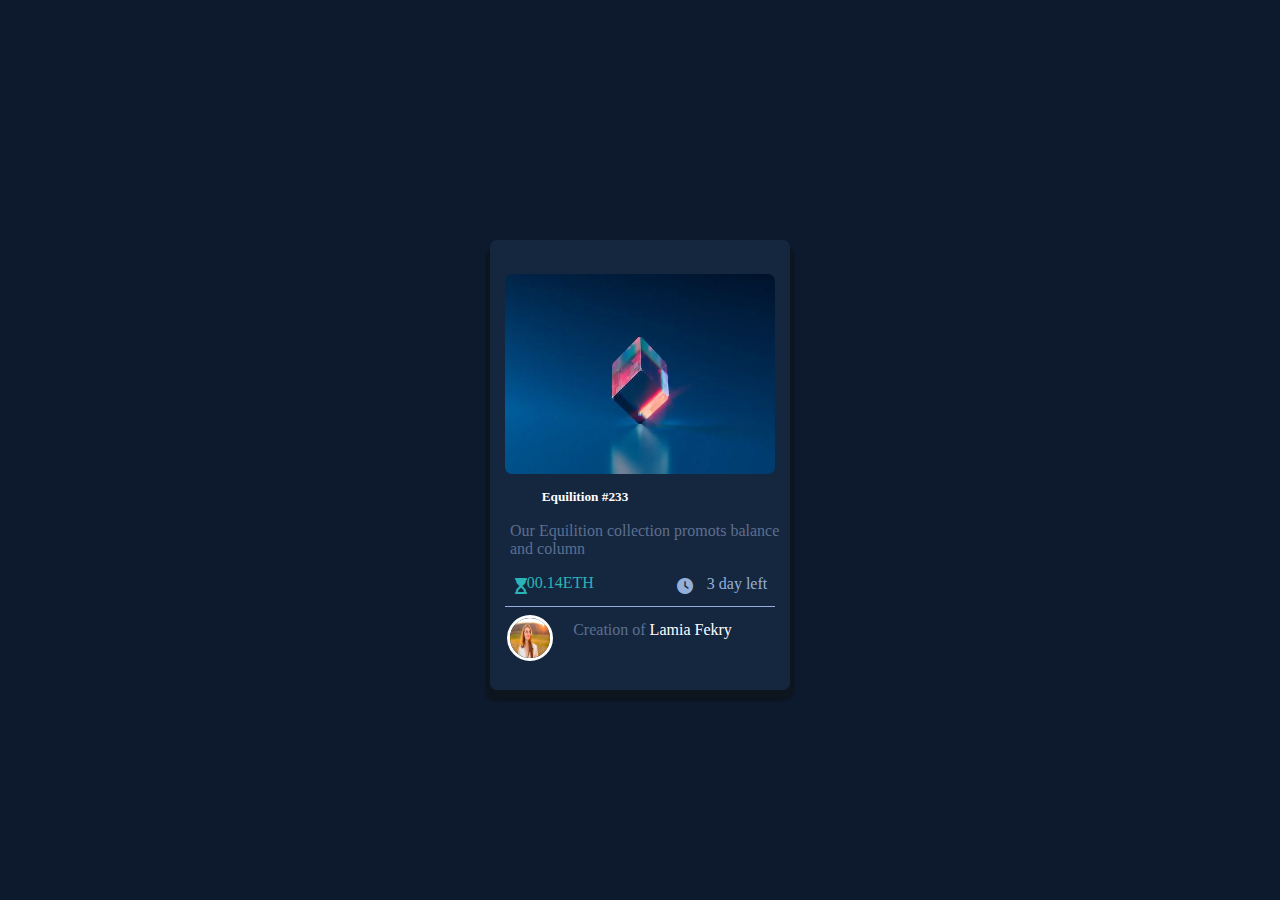
<file: index.html>
<!DOCTYPE html>
<html lang="en">
<head>
    <meta charset="UTF-8">
    <meta name="viewport" content="width=device-width, initial-scale=1.0">
    <title>GDSC-Zag-24</title>
    <link rel="stylesheet" href="css/all.min.css">
    <link rel="stylesheet" href="https://cdn.jsdelivr.net/npm/bootstrap@4.6.2/dist/css/bootstrap.min.css" integrity="sha384-xOolHFLEh07PJGoPkLv1IbcEPTNtaed2xpHsD9ESMhqIYd0nLMwNLD69Npy4HI+N" crossorigin="anonymous">
    <link rel="stylesheet" href="css/style.css">
</head>
<body>
<div class="header">
    <div class="container">
        <div class="row">
            <div class="col-md-12 ">
                 <div class="part">
                    <img src="imges/pexels-photo.webp" alt="">
                    <h5>Equilition #233</h5>
                    <p>Our Equilition collection promots balance and column </p>
                    <div class="time">
                     <div class="left">
                        <i class="fa-solid fa-hourglass-start mr-0" style="color: #2ab4b7;"></i>
                        <p>00.14ETH</p>
                     </div>
                     <div class="right">
                        <i class="fa-solid fa-clock mr-0" style="color: #93afda;"></i>
                        <p>3 day left</p>
                     </div>
                    </div>
                    <hr>
                    <div class="footer">
                       <img src="imges/person.jpg" alt="">
                       <p>Creation of <span>Lamia Fekry</span></p>
                    </div>
                 </div>
            </div>
        </div>
       
    </div>
</div>
    
</body>
</html>
</file>
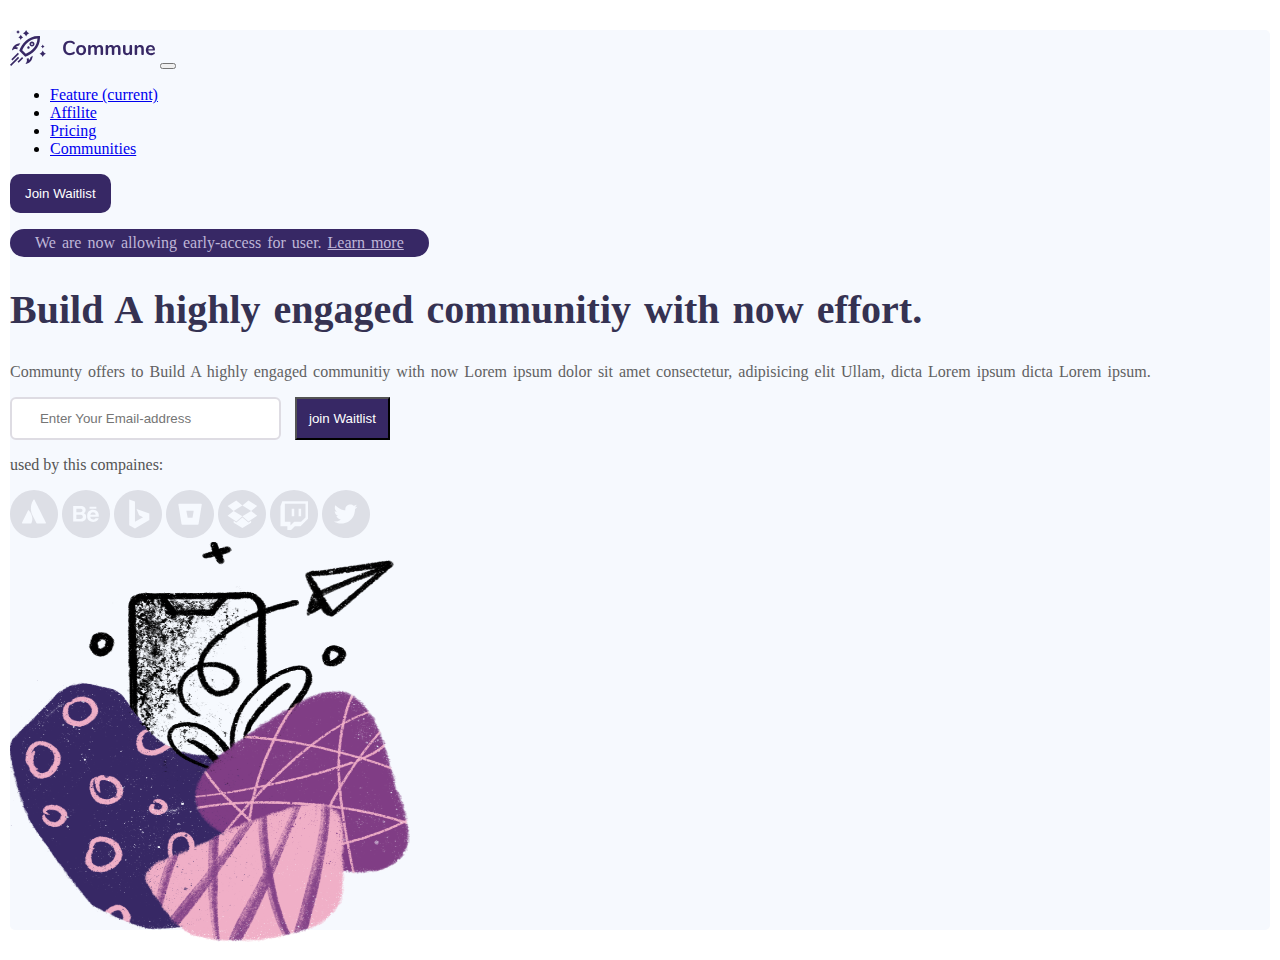
<file: Task-2/index.html>
<!DOCTYPE html>
<html lang="en">
<head>
    <meta charset="UTF-8">
    <meta name="viewport" content="width=device-width, initial-scale=1.0">
    <title>Task2</title>
    <!-- bootstrap -->
    <link rel="stylesheet" href="https://cdn.jsdelivr.net/npm/bootstrap@4.6.2/dist/css/bootstrap.min.css" integrity="sha384-xOolHFLEh07PJGoPkLv1IbcEPTNtaed2xpHsD9ESMhqIYd0nLMwNLD69Npy4HI+N" crossorigin="anonymous">
    <!-- css -->
    <link rel="stylesheet" href="css/style.css">

</head>
<body>
    <div class="page">
        <div class="header">
            <div class="container">
                <div class="row">
                    <div class="col-md-12 mb-5">
                        <nav class="navbar navbar-expand-lg navbar-light bg-light mt-5">
                            <a class="navbar-brand " href="#"><img src="image/Logo.svg" alt=""></a>
                            <button class="navbar-toggler" type="button" data-toggle="collapse" data-target="#navbarTogglerDemo02" aria-controls="navbarTogglerDemo02" aria-expanded="false" aria-label="Toggle navigation">
                              <span class="navbar-toggler-icon"></span>
                            </button>
                          
                            <div class="collapse navbar-collapse" id="navbarTogglerDemo02">
                              <ul class="navbar-nav ml-auto mt-2 mt-lg-0" >
                                <li class="nav-item ml-3 active">
                                  <a class="nav-link" href="#">Feature <span class="sr-only">(current)</span></a>
                                </li>
                                <li class="nav-item ml-3">
                                  <a class="nav-link" href="#">Affilite</a>
                                </li>
                                <li class="nav-item ml-3">
                                  <a class="nav-link" href="#">Pricing</a>
                                </li>
                                <li class="nav-item ml-3 mr-3">
                                  <a class="nav-link" href="#">Communities</a>
                                </li>
                              </ul>
                              <!-- <form class="form-inline my-2 my-lg-0"> -->
                                <button class=" my-2 my-sm-0" style="border: none;padding: 12px 15px;background-color: #372865;color: white;border-radius: 10px;">Join Waitlist</button>
                              <!-- </form> -->
                            </div>
                          </nav>
                    </div>
                </div>
            </div>
            <div class="landing mt-5">
              <div class="container">
                <div class="row">
                  <div class="col-md-6">
                    <p class="butto ml-3">We are now allowing early-access for user. <a href="#">Learn more</a> </p>
                    <h1>Build A highly engaged communitiy with now effort. </h1>
                    <p class="content">Communty offers to Build A highly engaged communitiy with now Lorem ipsum dolor sit amet consectetur, adipisicing elit Ullam, dicta Lorem ipsum dicta Lorem ipsum.</p>
                    <form action="#">
                      <input type="email" name="email" placeholder="Enter Your Email-address">
                      <input type="submit" name="submit" value="join Waitlist" class="btn sub">
                    </form>
                    <div class="compny">
                      <p class="mt-5">used by this compaines:</p>
                      <img src="image/Atlassian Icon.svg" alt="">
                      <img src="image/Behance Icon.svg" alt="">
                      <img src="image/Bing Icon.svg" alt="">
                      <img src="image/Bitbucket Icon.svg" alt="">
                      <img src="image/Dropbox Icon.svg" alt="">
                      <img src="image/Twitch Icon.svg" alt="">
                      <img src="image/Twitter Icon.svg" alt="">
                    </div>
                  </div>
                  <div class="col-md-6 imge">
                    <img src="image/Illustration.png" alt="" width="400px" height="400px" class="ml-5">
                  </div>
                </div>
              </div>
            </div>
        </div>
    </div>

    <!-- bootstrap js -->
    <script src="https://cdn.jsdelivr.net/npm/jquery@3.5.1/dist/jquery.slim.min.js" integrity="sha384-DfXdz2htPH0lsSSs5nCTpuj/zy4C+OGpamoFVy38MVBnE+IbbVYUew+OrCXaRkfj" crossorigin="anonymous"></script>
<script src="https://cdn.jsdelivr.net/npm/bootstrap@4.6.2/dist/js/bootstrap.bundle.min.js" integrity="sha384-Fy6S3B9q64WdZWQUiU+q4/2Lc9npb8tCaSX9FK7E8HnRr0Jz8D6OP9dO5Vg3Q9ct" crossorigin="anonymous"></script>
</body>
</html>
</file>
<file: css/style.css>
body{
    background-color: #0d1a2d;
}

.header .part{
   background-color: #15273f;
    display: flex;
    align-items: center;
    flex-direction: column;
    margin: 15px auto;
    justify-content: center;
    transform: translateY(50%);
    width: 300px;
    height: 450px;
    border-radius: 7px;
    box-shadow: 3px 8px 2px 1px #0d151f, -3px 10px 2px 1px #0d151f;
}
.part img{
  margin-top: 10px;
  width: 270px;
  height: 200px;
  border-radius: 7px;
  display: block;
}
 .part h5{
  position: relative;
  margin: 15px 20px 15px -90px;
  color: white;
}
.part p{
 margin: 2px 2px 0 20px;
 color: #5c6f8f;
}
.part .time{
  display: flex;
  justify-content: space-around;
  margin-top: 20px;
  position: relative;
}
.part .time .left{
   display: flex;
    position: relative;
    left: -70px;
}
.part .time .left p{
  color: #2ab4b7;
  position: absolute;
  left: -8px;
  top: -6px;
}
.part .time .right{
   display: flex;
    position: relative;
    right: -80px;
}
.part .time .right p{
  color: #93afda;
  position: relative;
  top: -5px;
  left: -6px;
}
hr{
  border: 0;
  clear:both;
  display:block;
  width: 90%;               
  background-color:#93afda;
  height: .5px;
}
.part .footer{
  display: flex;
  margin: 5px 4px 5px -35px;

}
.footer img{
  width: 40px; 
  height: 40px;
  border-radius: 50%;
  margin-top: -4px;
  border: 3px solid white;
}
span{
  color: white;
}
</file>
<file: Task-2/css/style.css>
body{
    margin: 0;
    padding: 0;
    box-sizing: border-box;
}
.page{
    background-color: #f6f9fe;
    height: 100vh;
    margin: 30px 10px;
    border-radius: 5px;

}
.butto{
    width: fit-content;
    background-color: #372865;
    color: #bfb6d8;
    border-radius: 15px;
    padding: 5px 25px;
    word-spacing: 2px;
}
p a{
    color: #bfb6d8;
    text-decoration: underline;
}
.landing h1{
    color: #353252;
    word-spacing: 3px;
    line-height: 1.3;
    font-size: 40px;
}
.landing .content{
   color: #616162;
   word-spacing: 2px;
}

input[name = "email"]{
  border: 2px solid #dedce3;
  padding: 12px 75px 12px 15px ;
  border-radius: 6px;
  text-align: center;
  margin-right: 10px;
}
input[name ="submit"]{
    background-color: #372865;
    color: white;
    padding: 12px;
}
input[name ="submit"]:hover{
    color: #bfb6d8;
}
.landing .compny p{
    color: #545454;
}
@media (min-width:321px) and (max-width:768px){
    .imge{
        display: none;
    }
    .landing{
        position: relative;
        text-align: center;
    }
}
@media only screen and (max-device-width: 480px){
    .imge{
        display: none;
    }
    .landing{
        position: relative;
        text-align: center;
    }
    .sub{
        margin-top: 10px;
        padding: 12px 91px !important;
        margin-left: -10px !important;
    }
    
     
}
</file>
